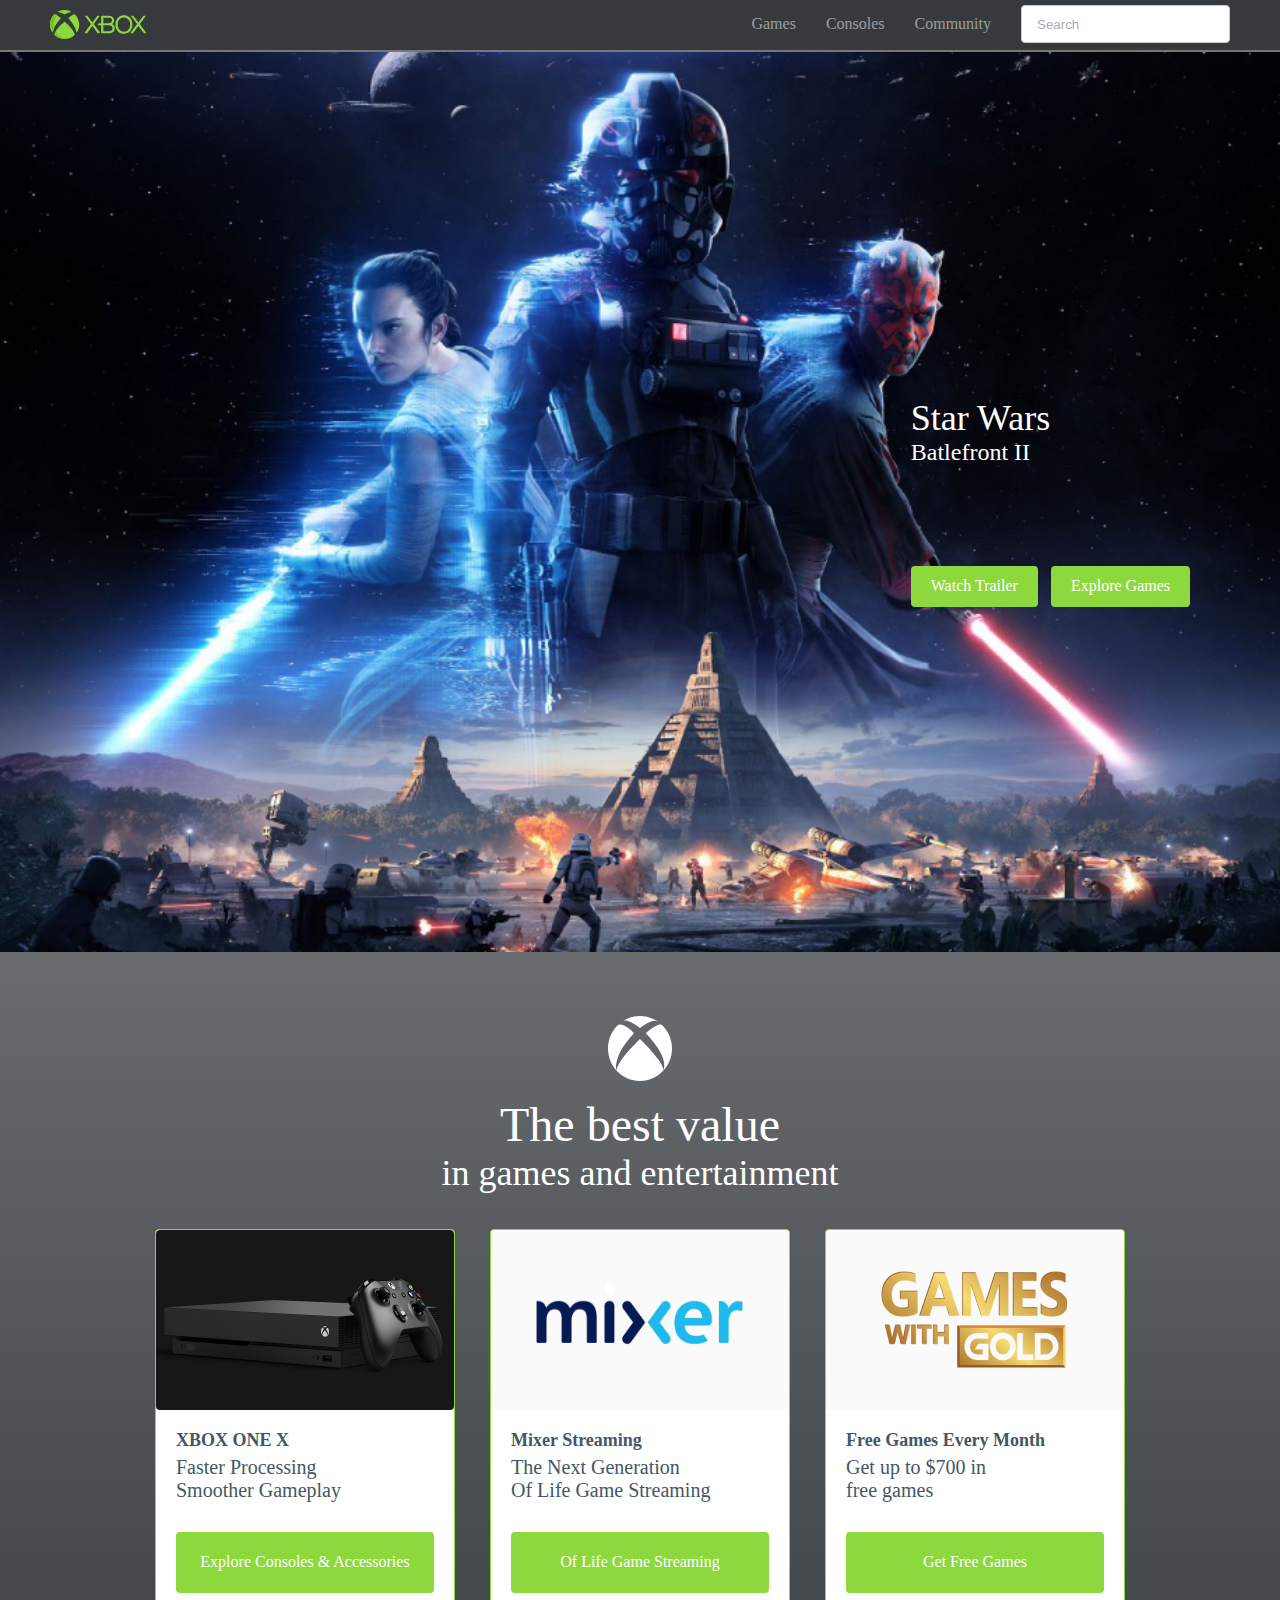
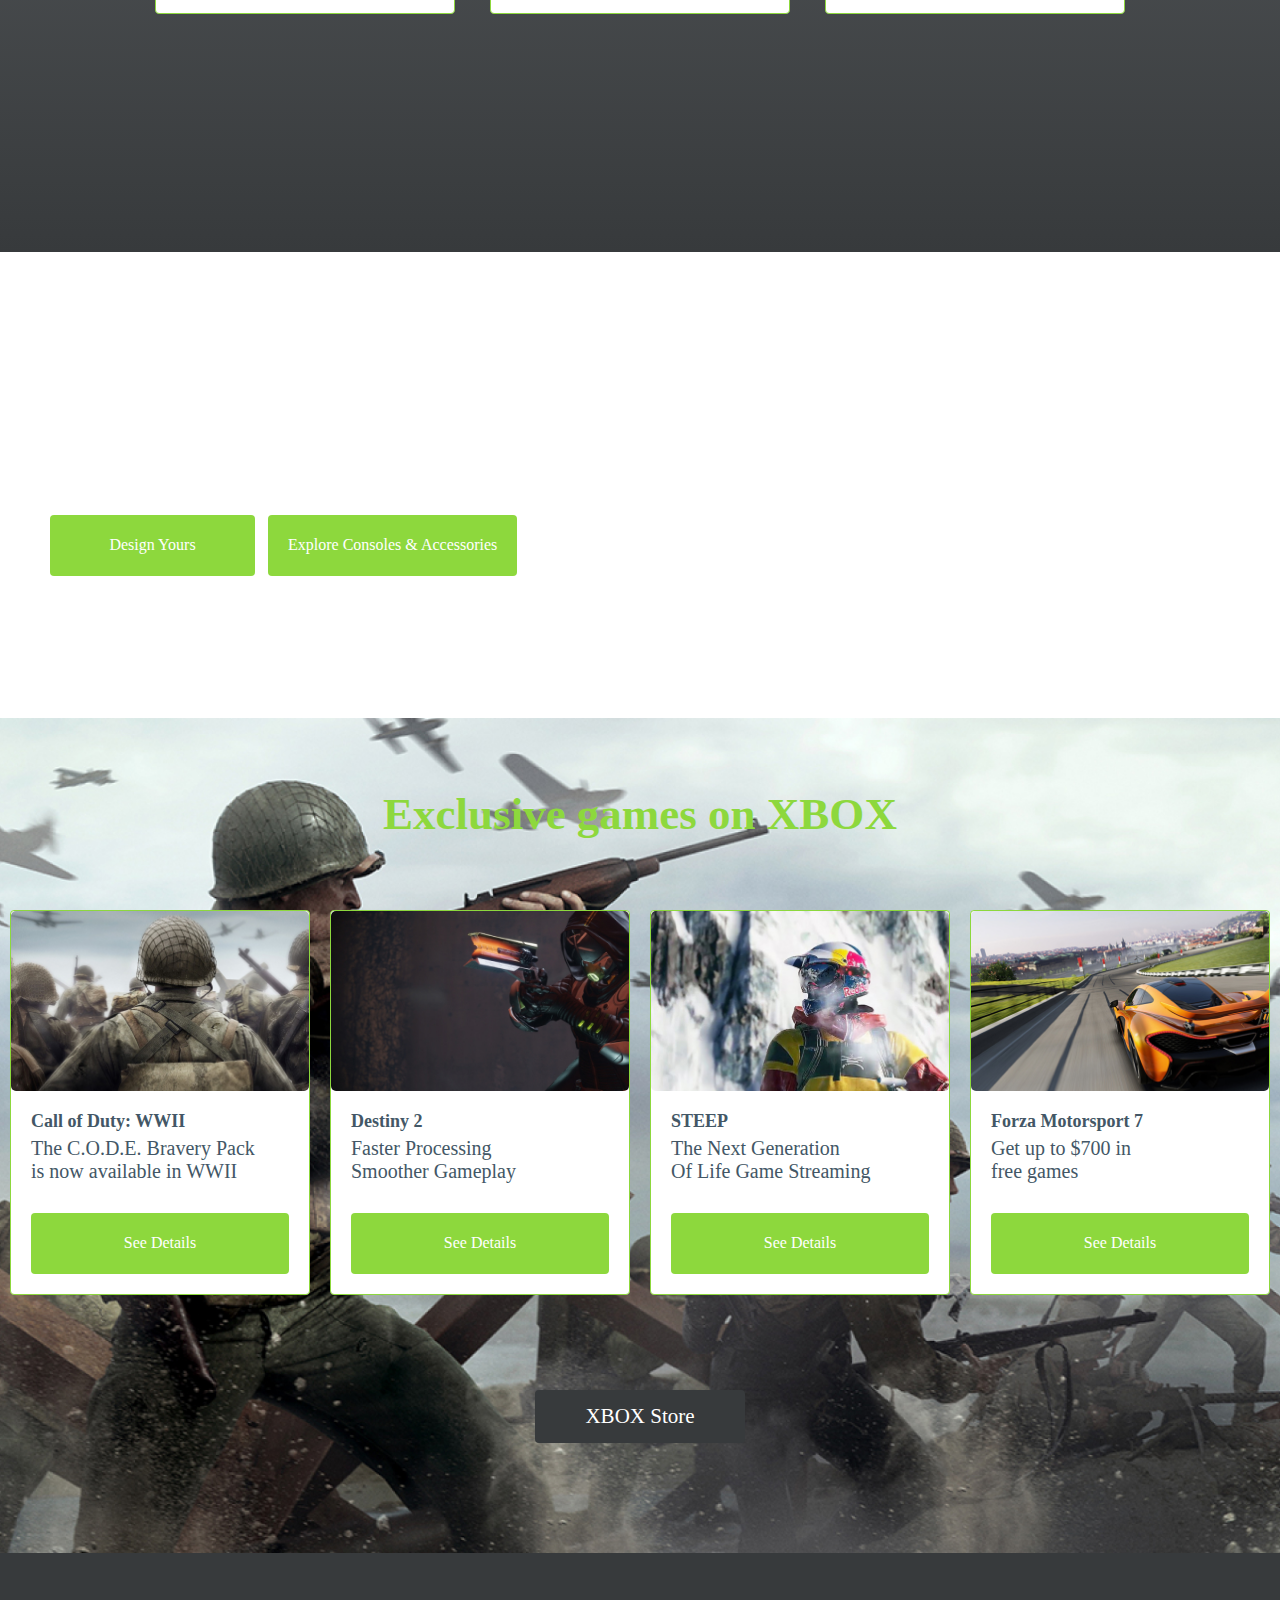
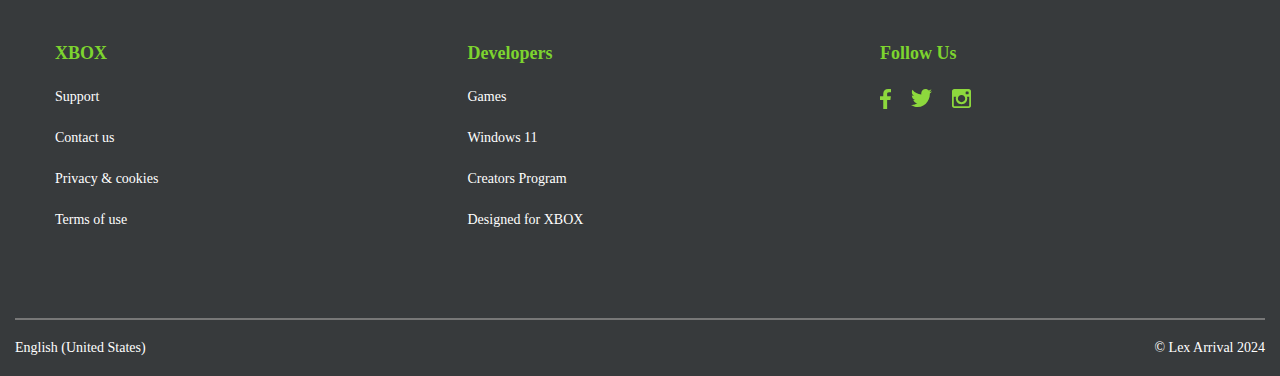
<file: index.html>
<!DOCTYPE html>
<html lang="en">

<head>
	<meta charset="UTF-8">
	<meta name="viewport" content="width=device-width, initial-scale=1.0">
	<title>Xbox- неофіційний сайт</title>
	<link rel="stylesheet" href="css/style.css">
	<link rel="stylesheet" href="css/header.css">
	<link rel="stylesheet" href="css/star.css">
	<link rel="stylesheet" href="css/lab.css">
	<link rel="stylesheet" href="css/games.css">
	<link rel="stylesheet" href="css/footer.css">
	<link rel="stylesheet" href="css/best.css">
</head>

<body>
	<header class="header">
		<div class="header-container">
			<img src="img/xbox.svg" alt="logo">
			<ul class="menu">
				<li class="menu-item"> <a class="menu-link" href="index.html">Games</a> </li>
				<li class="menu-item"> <a class="menu-link" href="duty.html">Consoles</a> </li>
				<li class="menu-item"> <a class="menu-link" href="#">Community</a> </li>
				<li class="menu-item"> <input class="menu-search" type="text" placeholder="Search"> </li>
			</ul>
			<button class="menu-button" type="button"></button>

		</div>
	</header>
	<main class="main">
		<section class="star">
			<div class="star-container">
				<div class="star-content">
					<h1 class="star-title">Star Wars</h1>
					<p class="star-subtitle">Batlefront II</p>
					<div class="star-row">
						<a class="star-button" href="#">Watch Trailer</a>
						<a class="star-button" href="#">Explore Games</a>
					</div>
				</div>
			</div>
		</section>

		<section class="best">
			<img class="best-logo" src="img/best-logo.svg" alt="logo section best">
			<h1 class="best-title">The best value</h1>
			<p class="best-subtitle">in games and entertainment</p>
			<div class="best-container">

				<div class="card">
					<div class="card-1">
					</div>
					<div class="card-content">
						<h3 class="card-title">XBOX ONE X</h3>
						<p class="card-desc">Faster Processing
							<span class="card-br">Smoother Gameplay</span>
						</p>

						<a class="card-button" href="#">Explore Consoles & Accessories</a>
					</div>
				</div>
				<div class="card">
					<div class="card-2">
					</div>
					<div class="card-content">
						<h3 class="card-title">Mixer Streaming</h3>
						<p class="card-desc">The Next Generation
							<span class="card-br">Of Life Game Streaming</span>
						</p>

						<a class="card-button" href="#">Of Life Game Streaming</a>
					</div>
				</div>
				<div class="card">
					<div class="card-3">
					</div>
					<div class="card-content">
						<h3 class="card-title">Free Games Every Month</h3>
						<p class="card-desc">Get up to $700 in
							<span class="card-br">free games</span>
						</p>

						<a class="card-button" href="#">Get Free Games</a>
					</div>
				</div>

			</div>
		</section>

		<section class="lab">
			<div class="lab-container">
				<div class="lab-content">
					<h2 class="lab-title">Xbox Design Lab</h2>
					<p class="lab-desc">
						Make yours one in a billion with new colors, metallic finishes and rubberized grips.
					</p>
					<div class="lab-row">
						<a class="lab-button" href="#">Design Yours</a>
						<a class="lab-button" href="#">Explore Consoles & Accessories</a>
					</div>
				</div>
			</div>
		</section>

		<section class="games">
			<h2 class="games-title">Exclusive games on XBOX</h2>
			<div class="games-container">
				<div class="card">
					<div class="games-card-01">
					</div>
					<div class="card-content">
						<h3 class="card-title">Call of Duty: WWII</h3>
						<p class="card-desc">
							<span class="card-br">
								The C.O.D.E. Bravery Pack
							</span>
							is now available in WWII
						</p>
						<a class="card-button" href="#">See Details</a>
					</div>
				</div>
				<div class="card">
					<div class="games-card-02">
					</div>
					<div class="card-content">
						<h3 class="card-title">Destiny 2</h3>
						<p class="card-desc">
							<span class="card-br">
								Faster Processing
							</span>
							Smoother Gameplay
						</p>
						<a class="card-button" href="#">See Details</a>
					</div>
				</div>
				<div class="card">
					<div class="games-card-03">
					</div>
					<div class="card-content">
						<h3 class="card-title">STEEP</h3>
						<p class="card-desc">
							<span class="card-br"> The Next Generation
							</span>
							Of Life Game Streaming
						</p>
						<a class="card-button" href="#">See Details</a>
					</div>
				</div>
				<div class="card">
					<div class="games-card-04">
					</div>
					<div class="card-content">
						<h3 class="card-title">Forza Motorsport 7</h3>
						<p class="card-desc">
							<span class="card-br">
								Get up to $700 in
							</span>
							free games
						</p>
						<a class="card-button" href="#">See Details</a>
					</div>
				</div>
			</div>
			<a class="games-button" href="#">XBOX Store</a>
		</section>

	</main>
	<footer class="footer">
		<div class="footer-container">
			<div class="footer-row">
				<div class="footer-column">
					<h3 class="footer-title">XBOX</h3>
					<a class="footer-text" href="#">Support</a>
					<a class="footer-text" href="#">Contact us</a>
					<a class="footer-text" href="#">Privacy & cookies</a>
					<a class="footer-text" href="#">Terms of use</a>
				</div>
				<div class="footer-column">
					<h3 class="footer-title">Developers</h3>
					<a class="footer-text" href="#">Games</a>
					<a class="footer-text" href="#">Windows 11</a>
					<a class="footer-text" href="#">Creators Program</a>
					<a class="footer-text" href="#">Designed for XBOX</a>
				</div>
				<div class="footer-social">
					<h3 class="social-title">Follow Us</h3>
					<div class="social-block">
						<a class="social-link" href="#"><img src="img/footer-facebook.svg" alt="facebook"></a>
						<a class="social-link" href="#"><img src="img/footer-twitter.svg" alt="facebook"></a>
						<a class="social-link" href="#"><img src="img/footer-instagram.svg" alt="facebook"></a>
					</div>
				</div>
			</div>
			<div class="footer-copy">
				<p class="footer-text">English (United States)</p>
				<p class="footer-text">© Lex Arrival 2024</p>
			</div>
		</div>
	</footer>

	<script src="js/script.js"></script>
</body>

</html>
</file>
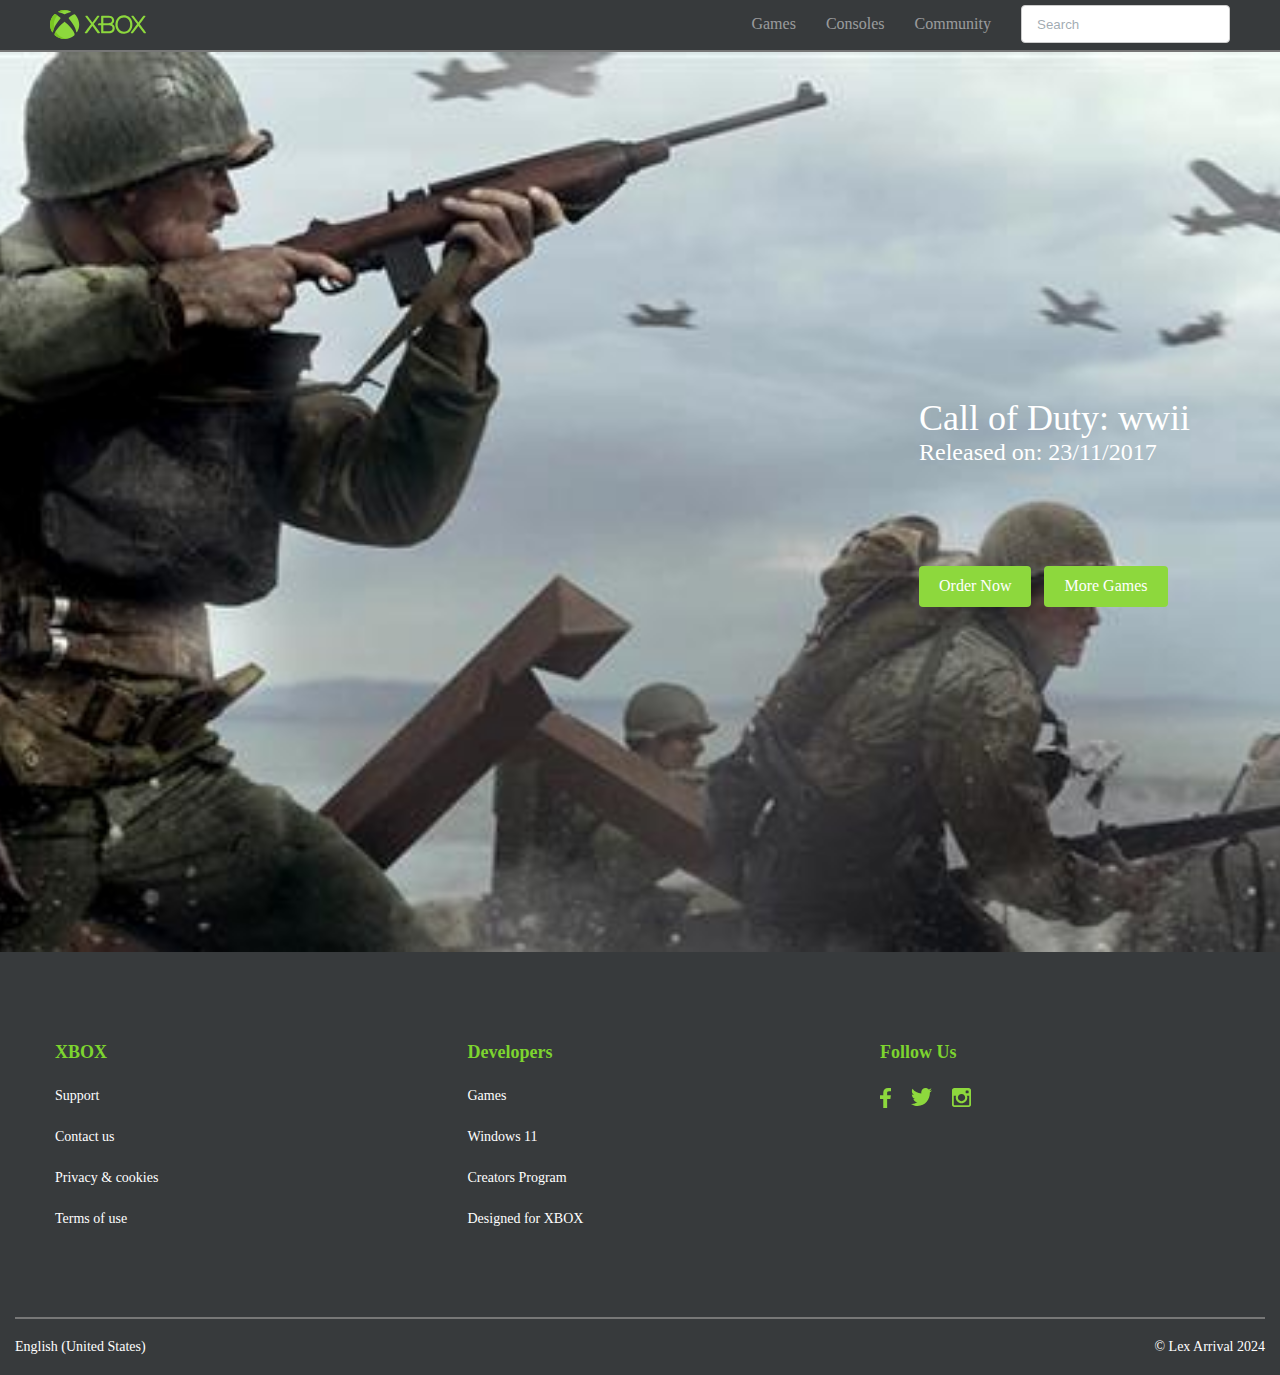
<file: duty.html>
<!DOCTYPE html>
<html lang="en">

<head>
	<meta charset="UTF-8">
	<meta name="viewport" content="width=device-width, initial-scale=1.0">
	<title>Call of Duty: wwii</title>
	<link rel="stylesheet" href="css/style.css">
	<link rel="stylesheet" href="css/header.css">
	<link rel="stylesheet" href="css/wwii.css">
	<link rel="stylesheet" href="css/footer.css">
</head>

<body>
	<header class="header">
		<div class="header-container">
			<img src="img/xbox.svg" alt="logo">
			<ul class="menu">
				<li class="menu-item"> <a class="menu-link" href="index.html">Games</a> </li>
				<li class="menu-item"> <a class="menu-link" href="duty.html">Consoles</a> </li>
				<li class="menu-item"> <a class="menu-link" href="#">Community</a> </li>
				<li class="menu-item"> <input class="menu-search" type="text" placeholder="Search"> </li>
			</ul>
			<button class="menu-button" type="button"></button>

		</div>
	</header>

	<main class="main">
		<section class="wwii">
			<div class="wwii-container">
				<div class="wwii-content">
					<h1 class="wwii-title"> Call of Duty: wwii</h1>
					<p class="wwii-subtitle">Released on: 23/11/2017</p>
					<div class="wwii-row">
						<a class="wwii-button" href="#">Order Now</a>
						<a class="wwii-button" href="#">More Games</a>
					</div>
				</div>
			</div>
		</section>
	</main>





	<footer class="footer">
		<div class="footer-container">
			<div class="footer-row">
				<div class="footer-column">
					<h3 class="footer-title">XBOX</h3>
					<a class="footer-text" href="#">Support</a>
					<a class="footer-text" href="#">Contact us</a>
					<a class="footer-text" href="#">Privacy & cookies</a>
					<a class="footer-text" href="#">Terms of use</a>
				</div>
				<div class="footer-column">
					<h3 class="footer-title">Developers</h3>
					<a class="footer-text" href="#">Games</a>
					<a class="footer-text" href="#">Windows 11</a>
					<a class="footer-text" href="#">Creators Program</a>
					<a class="footer-text" href="#">Designed for XBOX</a>
				</div>
				<div class="footer-social">
					<h3 class="social-title">Follow Us</h3>
					<div class="social-block">
						<a class="social-link" href="#"><img src="img/footer-facebook.svg" alt="facebook"></a>
						<a class="social-link" href="#"><img src="img/footer-twitter.svg" alt="facebook"></a>
						<a class="social-link" href="#"><img src="img/footer-instagram.svg" alt="facebook"></a>
					</div>
				</div>
			</div>
			<div class="footer-copy">
				<p class="footer-text">English (United States)</p>
				<p class="footer-text">© Lex Arrival 2024</p>
			</div>
		</div>
	</footer>

	<script src="js/script.js"></script>
</body>

</html>
</file>
<file: css/style.css>
* {
	margin: 0;
	padding: 0;
	box-sizing: border-box;
}
</file>
<file: css/header.css>
.header {
	background: #373a3c;
	min-height: 52px;
	padding: 5px 0;
	border-bottom: 2px solid #777;
}
.header-container {
	display: flex;
	align-items: center;
	justify-content: space-between;
	gap: 30px;
	max-width: 1200px;
	margin: 0 auto;
	padding: 0 10px;
}
.header-logo {
	flex: 0096px;
	position: relative;
	z-index: 10;
}
.menu {
	display: flex;
	align-items: center;
	justify-content: flex-end;
	gap: 30px;
	flex: 1 1 auto;
	list-style: none;
}
.menu-link {
	font-size: 16px;
	line-height: 100%;
	color: rgba(255, 255, 255, 0.5);
	text-decoration: none;
	transition: all 0.5s;
}
.menu-link:hover {
	color: #ffffff;
	text-shadow: 0 0 5px;
}
.menu-search {
	border: 1px solid #ccc;
	border-radius: 4px;
	width: 209px;
	height: 38px;
	background: #fff;
	padding: 0 15px;
}
.menu-search:focus {
	outline: 1px solid #8dd83d;
	box-shadow: 0 0 10px 0 #8dd83d;
}
.menu-search::placeholder {
	color: rgba(67, 87, 102, 0.5);
}
.menu-button {
	flex: 0 0 40px;
	width: 40px;
	height: 40px;
	background: url(../img/menu-button.svg) no-repeat center / cover;
	border: none;
	position: relative;
	z-index: 10;
	display: none;
}
@media (max-width: 640px) {
	.menu {
		position: fixed;
		top: -100%;
		left: 0;
		width: 100%;
		height: 100%;
		background: linear-gradient(180deg, #686c6f 0%, #373a3c 100%);
		z-index: 9;
		flex-direction: column;
		justify-content: center;
		overflow: auto;
		transition: all 0.5s;
	}
	.menu.active {
		top: 0;
	}
	.menu-button {
		display: block;
	}
	.menu-button.active {
		background: url(../img/menu-close.svg) no-repeat center / cover;
	}
}
</file>
<file: css/star.css>
.star {
	background: url(../img/star.jpg) no-repeat center / cover;
}
.star-container {
	max-width: 1120px;
	height: 100vh;
	margin: 0 auto;
	padding: 0 10px;
	display: flex;
	flex-direction: column;
	align-items: flex-end;
	justify-content: center;
}
.star-title {
	font-weight: 400;
	font-size: 36px;
	color: #fff;
}
.star-subtitle {
	font-weight: 400;
	font-size: 24px;
	color: #fff;
	margin-bottom: 100px;
}
.star-row {
	display: flex;
	gap: 13px;
}
.star-button {
	background: #8dd83d;
	border-radius: 4px;
	padding: 10px 20px;
	font-weight: 400;
	font-size: 16px;
	line-height: 131%;
	color: #fff;
	text-decoration: none;
	align-self: auto;
}
.star-button:hover {
	background: #373a3c;
	box-shadow: 0 0 10px 0 #476923;
}
@media (max-width: 670px) {
	.star-container {
		align-items: center;
		text-align: center;
	}
	.star-row {
		flex-direction: column;
	}
	.star-subtitle {
		margin-bottom: 50px;
	}
}
</file>
<file: css/lab.css>
.lab {
	padding: 114px 0 142px 0;
	background: url(../img/Rectangle.jpg) no-repeat center / cover fixed;
}
.lab-container {
	max-width: 1200px;
	margin: 0 auto;
	padding: 0 10px;
}
.lab-content {
	max-width: 535px;
}
.lab-title {
	font-weight: 400;
	font-size: 48px;
	color: #fff;
}
.lab-desc {
	font-weight: 400;
	font-size: 24px;
	color: #fff;
	margin-bottom: 40px;
}
.lab-row {
	display: flex;
	gap: 13px;
}
.lab-row {
	display: flex;
	gap: 13px;
}
.lab-button {
	padding: 20px;
	min-width: 205px;
	border-radius: 4px;
	background: #8dd83d;
	font-size: 16px;
	line-height: 131%;
	color: #fff;
	text-align: center;
	text-decoration: none;
	transition: all 0.3s;
	padding: 20px;
	min-width: 205px;
	border-radius: 4px;
	background: #8dd83d;
	font-size: 16px;
	line-height: 131%;
	color: #fff;
	text-align: center;
	text-decoration: none;
	transition: all 0.3s;
}
.lab-button:hover {
	background: #003cff;
}
@media (max-width: 570px) {
	.lab-title {
		font-size: 35px;
		text-align: center;
	}
	.lab-desc {
		text-align: center;
	}
}
@media (max-width: 670px) {
	.lab {
		text-align: center;
	}
	.lab-title {
		font-size: 30px;
	}
	.lab-desc {
		font-size: 18px;
	}
	.lab-row {
		flex-direction: column;
		align-items: center;
		justify-content: center;
	}
	.lab-button {
		max-width: 90%;
	}
}
</file>
<file: css/games.css>
.games {
	padding: 70px 0 110px 0;
	background: url(../img/games-bg.jpg) no-repeat center / cover;
}
.games-title {
	font-weight: 700;
	font-size: 45px;
	text-align: center;
	color: #8dd83d;
	text-align: center;
	margin-bottom: 70px;
}
.games-container {
	display: flex;
	justify-content: center;
	gap: 20px;
	flex-wrap: wrap;
	margin-bottom: 95px;
}
.games-card-01 {
	height: 180px;
	border-radius: 5px;
	background: url(../img/games-card-01.jpg) no-repeat center / cover;
}
.games-card-02 {
	height: 180px;
	border-radius: 5px;
	background: url(../img/games-card-02.jpg) no-repeat center / cover;
}
.games-card-03 {
	height: 180px;
	border-radius: 5px;
	background: url(../img/games-card-03.jpg) no-repeat center / cover;
}
.games-card-04 {
	height: 180px;
	border-radius: 5px;
	background: url(../img/games-card-04.jpg) no-repeat center / cover;
}
.games-button {
	display: block;
	margin: 0 auto;
	padding: 16px 20px;
	max-width: 210px;
	border-radius: 4px;
	background: #373a3c;
	font-weight: 400;
	font-size: 21px;
	line-height: 100%;
	color: #fff;
	text-align: center;
	text-decoration: none;
	transition: all 0.3s;
}
.games-button:hover {
	background: #8dd83d;
}
@media (max-width: 670px) {
	.games-title {
		font-size: 30px;
	}
}
</file>
<file: css/footer.css>
.footer {
	background: #373a3c;
}
.footer-container {
	max-width: 1270px;
	margin: 0 auto;
	padding: 0 10px;
}
.footer-row {
	display: flex;
	flex-wrap: wrap;
	row-gap: 25px;
	padding: 50px 0;
	border-bottom: 2px solid #777;
}
.footer-column {
	flex: 00 33%;
	padding: 40px;
	display: flex;
	flex-direction: column;
	gap: 25px;
}
.footer-social {
	flex: 00 33%;
	padding: 40px;
}
.footer-title {
	font-weight: 700;
	font-size: 18px;
	color: #7dd42f;
}
.footer-text {
	display: block;
	font-weight: 400;
	font-size: 14px;
	color: #fff;
	text-decoration: none;
	white-space: nowrap;
}
.social-block {
	display: flex;
	gap: 20px;
}
.social-title {
	font-weight: 700;
	font-size: 18px;
	color: #7dd42f;
	margin-bottom: 25px;
}
.social-link {
}
.footer-copy {
	display: flex;
	justify-content: space-between;
	align-items: center;
	padding: 20px 0;
}
@media (max-width: 430px) {
	.footer-column {
		flex: 00 100%;
	}
	.footer-social {
		flex: 00 100%;
	}
	.footer-copy {
		flex-direction: column;
		justify-content: center;
		align-items: center;
	}
}
</file>
<file: css/best.css>
.best {
	padding: 64px 0 160px 0;
	min-height: 100vh;
	background: linear-gradient(180deg, #686c6f 0%, #373a3c 100%);
}
.best-logo {
	display: block;
	margin: 0 auto;
	margin-bottom: 16px;
	width: 64px;
}
.best-title {
	font-weight: 400;
	font-size: 48px;
	color: #fff;
	text-align: center;
}
.best-subtitle {
	font-weight: 400;
	font-size: 36px;
	color: #fff;
	text-align: center;
	margin-bottom: 35px;
}
.best-container {
	display: flex;
	justify-content: center;
	flex-wrap: wrap;
	gap: 35px;
}
.card {
	flex: 00 300px;
	background: #fff;
	border-radius: 4px;
	border: 1px solid #8dd83d;
	overflow: hidden;
	transition: all 0.5s;
}
.card:hover {
	transform: scale(1.1);
	box-shadow: 0 0 10px 0 #8dd83d;
}
.card-1 {
	height: 180px;
	border-radius: 4px;
	background: url(../img/card-1.jpg) no-repeat center / cover;
}
.card-2 {
	height: 180px;
	border-radius: 4px;
	background: url(../img/card-2.jpg) no-repeat center / cover;
}
.card-3 {
	height: 180px;
	border-radius: 4px;
	background: url(../img/card-3.jpg) no-repeat center / cover;
}
.card-content {
	padding: 20px;
}
.card-title {
	font-weight: 700;
	font-size: 18px;
	color: #435766;
	margin-bottom: 5px;
}
.card-desc {
	font-weight: 400;
	font-size: 20px;
	color: #435766;
	margin-bottom: 30px;
}
.card-br {
	display: block;
}
.card-button {
	display: block;
	border-radius: 4px;
	padding: 20px 5px;
	background: #8dd83d;
	text-decoration: none;
	text-align: center;
	font-weight: 400;
	font-size: 16px;
	line-height: 131%;
	color: #fff;
}
.card-button:hover {
	background: #686c6f;
}
</file>
<file: css/wwii.css>
.wwii {
	background: url(../img/wwii.jpg) no-repeat center / cover;
}
.wwii-container {
	max-width: 1120px;
	height: 100vh;
	margin: 0 auto;
	padding: 0 10px;
	display: flex;
	flex-direction: column;
	align-items: flex-end;
	justify-content: center;
}
.wwii-title {
	font-weight: 400;
	font-size: 36px;
	color: #fff;
}
.wwii-subtitle {
	font-weight: 400;
	font-size: 24px;
	color: #fff;
	margin-bottom: 100px;
}
.wwii-row {
	display: flex;
	gap: 13px;
}
.wwii-button {
	background: #8dd83d;
	border-radius: 4px;
	padding: 10px 20px;
	font-weight: 400;
	font-size: 16px;
	line-height: 131%;
	color: #fff;
	text-decoration: none;
	align-self: auto;
}
.wwii-button:hover {
	background: #373a3c;
	box-shadow: 0 0 10px 0 #476923;
}
@media (max-width: 670px) {
	.wwii-container {
		align-items: center;
		text-align: center;
	}
	.wwii-row {
		flex-direction: column;
	}
	.wwii-subtitle {
		margin-bottom: 50px;
	}
}
</file>
